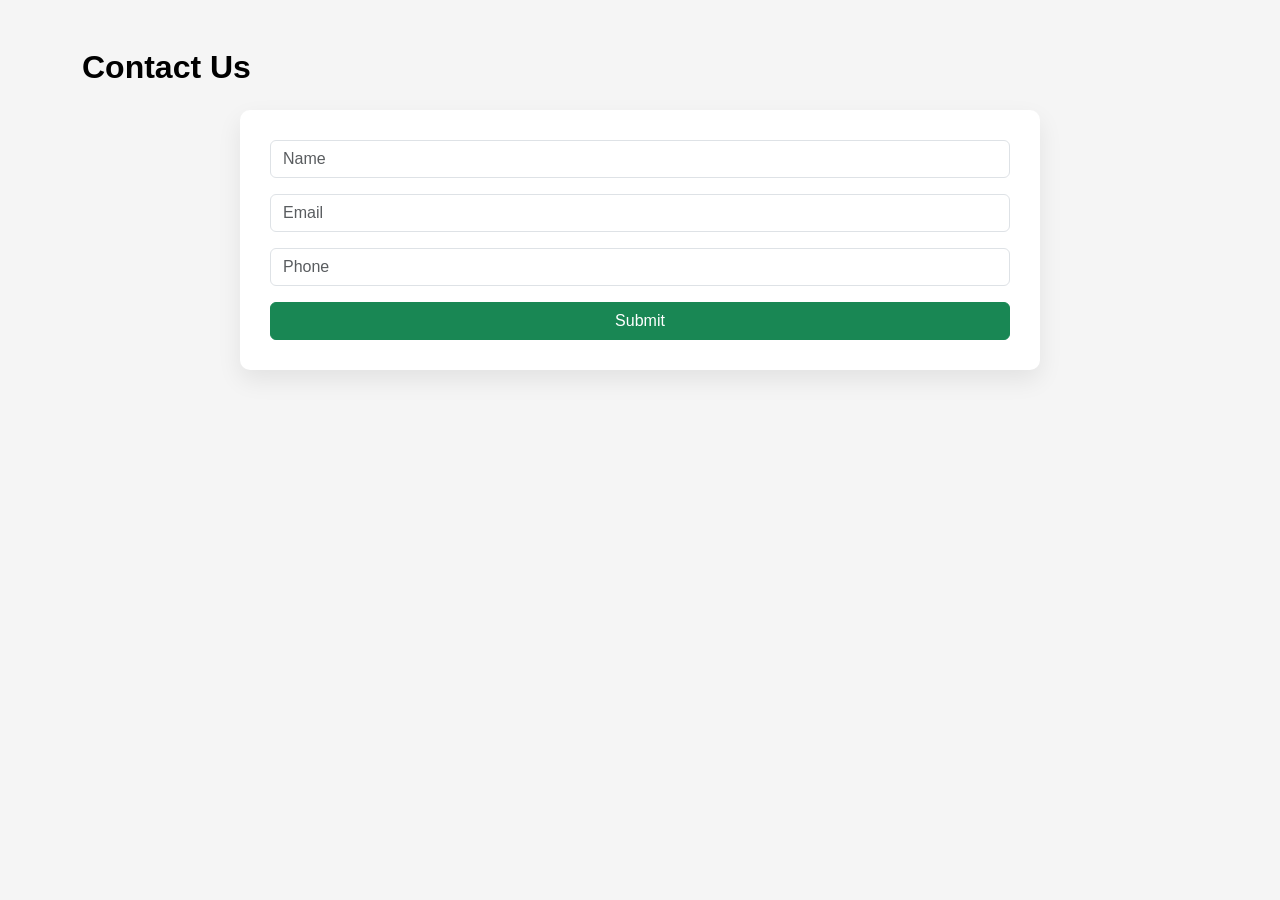
<file: contact.html>
<!DOCTYPE html>
<html>
<head>
  <title>7s IQ Institute</title>
  <link href="https://cdn.jsdelivr.net/npm/bootstrap@5.3.2/dist/css/bootstrap.min.css" rel="stylesheet">
  <link rel="stylesheet" href="assets/css/style.css">
</head>
<body>

<div class="page-bg">
  <div class="container py-5">
    <h2 class="mb-4">Contact Us</h2>

    <form id="contactForm" class="details-card">
      <input class="form-control mb-3" placeholder="Name" required>
      <input class="form-control mb-3" placeholder="Email" required>
      <input class="form-control mb-3" placeholder="Phone" required>
      <button class="btn btn-success w-100">Submit</button>
    </form>
  </div>
</div>

<script src="assets/javascript/contact.js"></script>

</body>
</html>
</file>
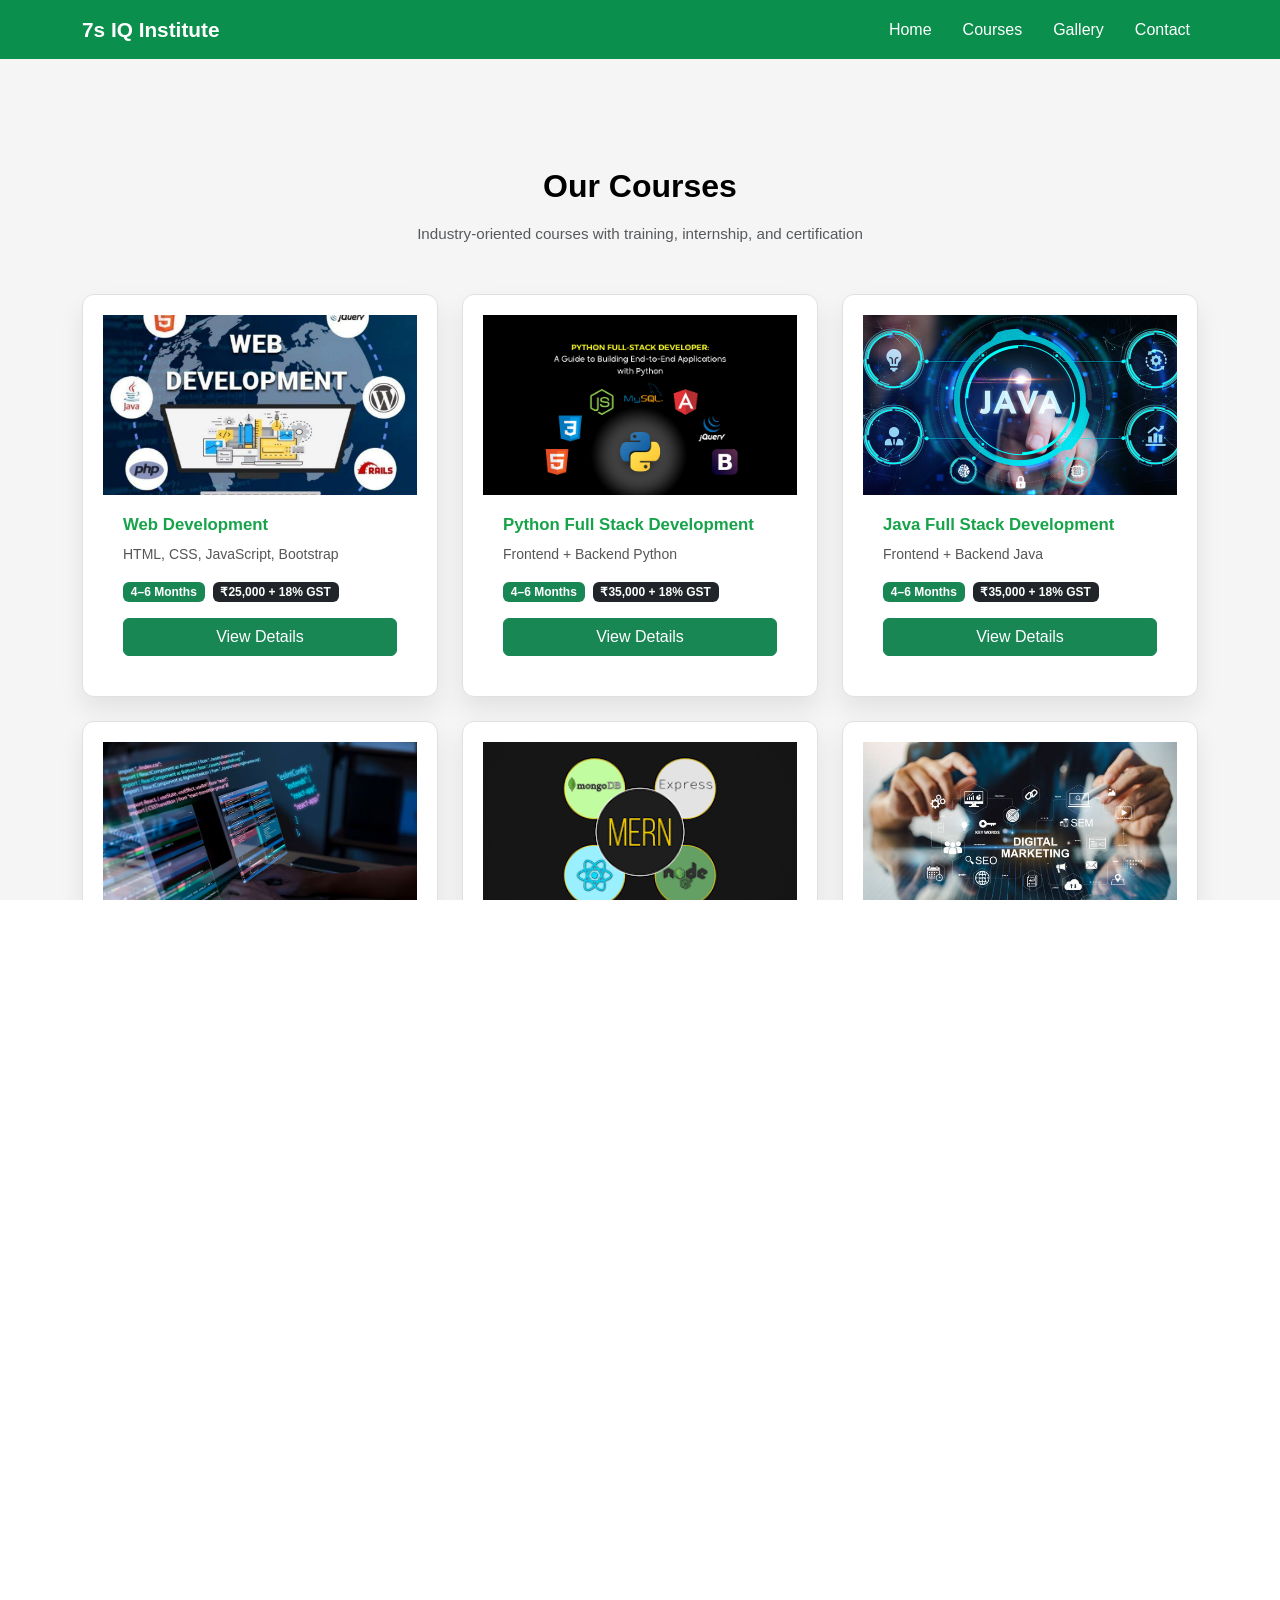
<file: courses.html>
<!DOCTYPE html>
<html lang="en">
<head>
  <meta charset="UTF-8">
  <title>Courses | 7s IQ Institute</title>

  <meta name="viewport" content="width=device-width, initial-scale=1.0">

  <!-- Bootstrap CSS -->
  <link href="https://cdn.jsdelivr.net/npm/bootstrap@5.3.2/dist/css/bootstrap.min.css" rel="stylesheet">

  <!-- Custom CSS -->
  <link rel="stylesheet" href="assets/css/style.css">
</head>

<body>

<!-- NAVBAR -->
<nav class="navbar navbar-expand-lg navbar-dark">
  <div class="container">
    <a class="navbar-brand" href="index.html">7s IQ Institute</a>

    <button class="navbar-toggler" type="button"
      data-bs-toggle="collapse" data-bs-target="#courseNavbar">
      <span class="navbar-toggler-icon"></span>
    </button>

    <div class="collapse navbar-collapse" id="courseNavbar">
      <ul class="navbar-nav ms-auto">
        <li class="nav-item"><a class="nav-link" href="index.html">Home</a></li>
        <li class="nav-item"><a class="nav-link active" href="courses.html">Courses</a></li>
        <li class="nav-item"><a class="nav-link" href="gallery.html">Gallery</a></li>
        <li class="nav-item"><a class="nav-link" href="contact.html">Contact</a></li>
      </ul>
    </div>
  </div>
</nav>

<!-- COURSES SECTION -->
<section class="page-bg">
  <div class="container py-5">

    <h2 class="text-center mb-3">Our Courses</h2>
    <p class="text-center text-muted mb-5">
      Industry-oriented courses with training, internship, and certification
    </p>

    <!-- Dynamic course cards -->
    <div class="row g-4" id="course-list">
      <!-- JS renders courses here -->
    </div>

    <!-- Fallback -->
    <div id="course-error" class="text-center text-danger mt-4 d-none">
      Unable to load courses. Please try again later.
    </div>

  </div>
</section>

<!-- FOOTER -->
<footer>
  © 2026 7s IQ Institute. All Rights Reserved.
</footer>

<!-- Bootstrap JS -->
<script src="https://cdn.jsdelivr.net/npm/bootstrap@5.3.2/dist/js/bootstrap.bundle.min.js"></script>

<!-- Courses JS -->
<script src="assets/javascript/courses.js"></script>

</body>
</html>
</file>
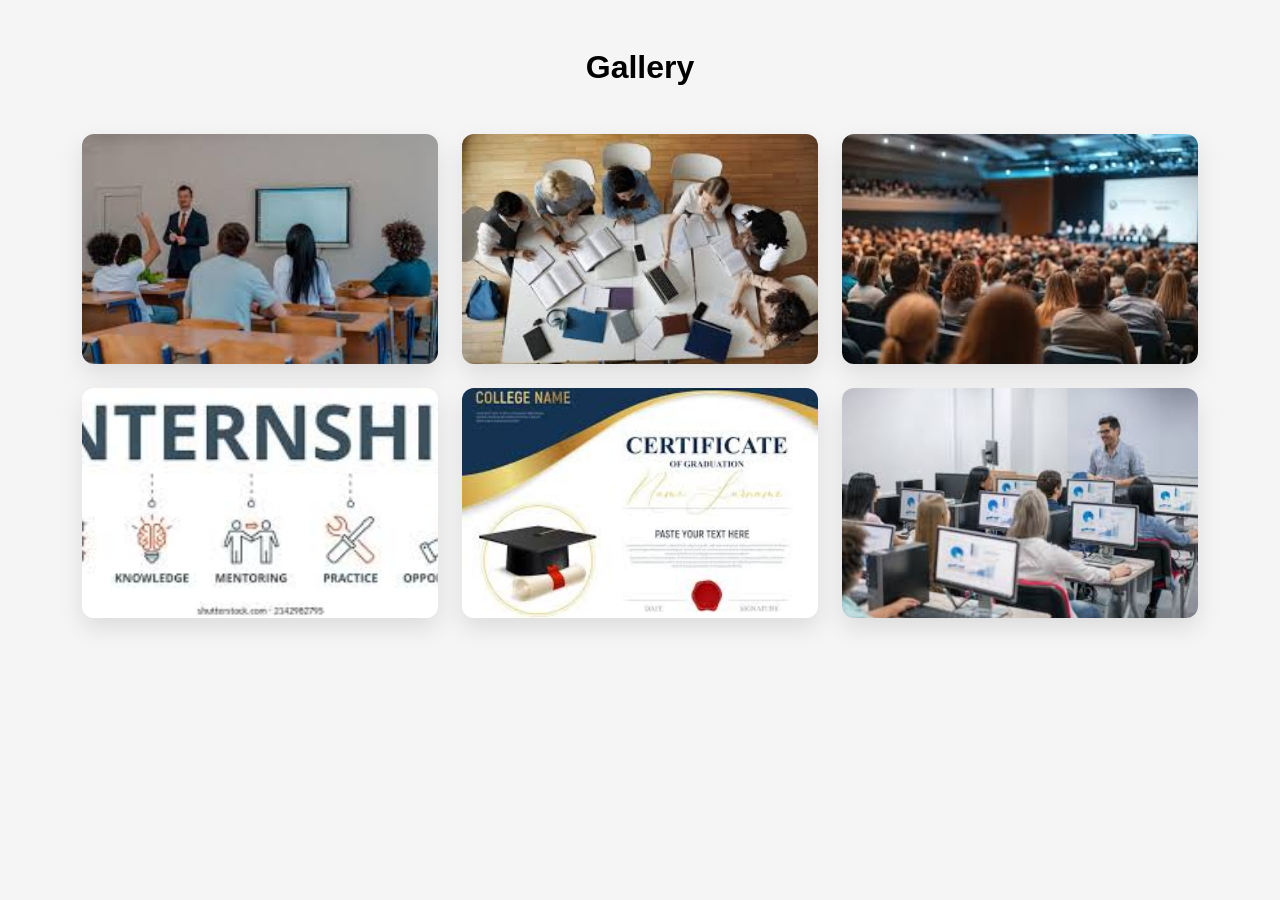
<file: gallery.html>
<!DOCTYPE html>
<html>
<head>
  <title>Gallery | 7s IQ Institute</title>
  <link href="https://cdn.jsdelivr.net/npm/bootstrap@5.3.2/dist/css/bootstrap.min.css" rel="stylesheet">
  <link rel="stylesheet" href="assets/css/style.css">
</head>
<body>

<div class="page-bg">
  <div class="container py-5">
    <h2 class="text-center mb-5">Gallery</h2>
    <div class="row g-4" id="gallery-list"></div>
  </div>
</div>

<script src="assets/javascript/gallery.js"></script>
</body>
</html>
</file>
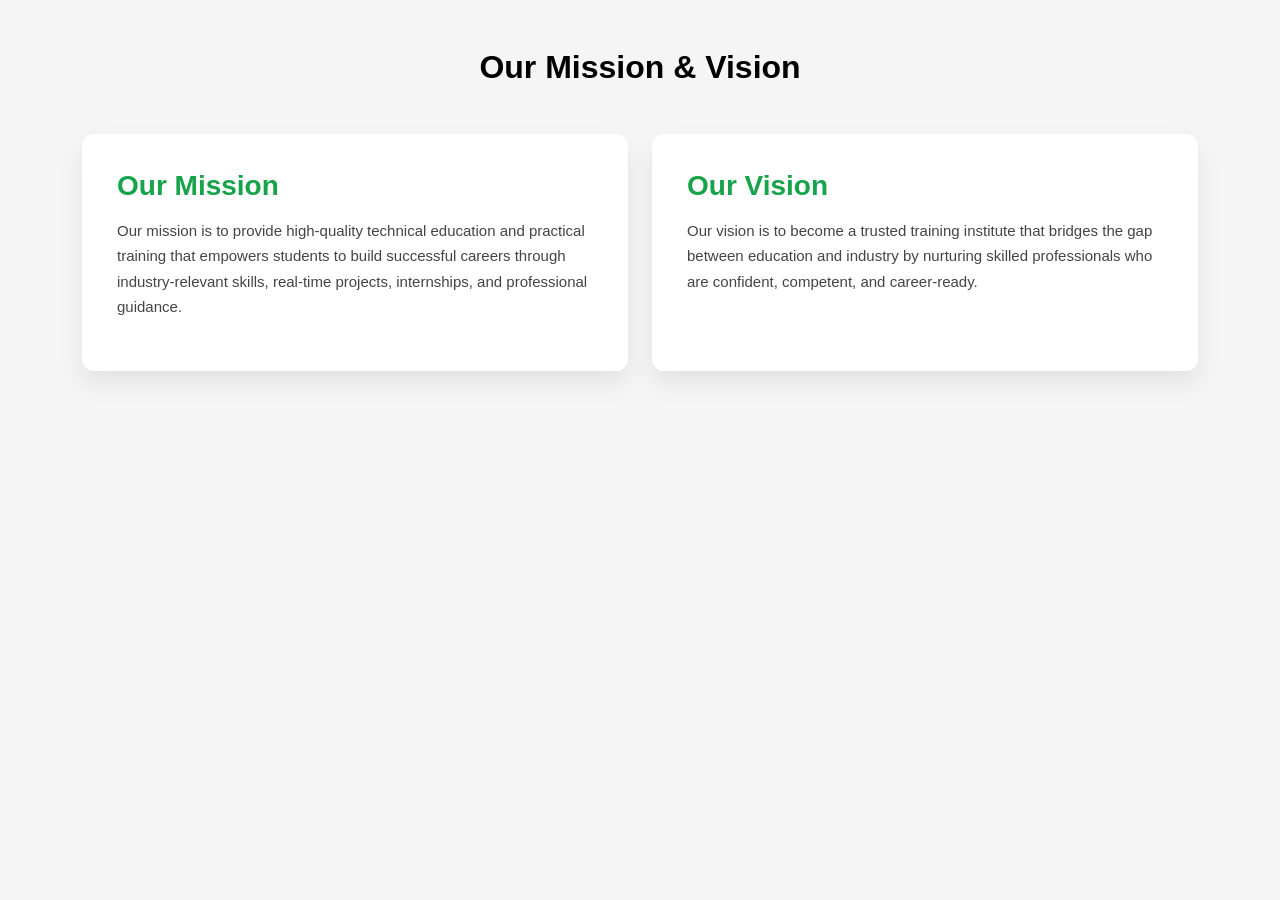
<file: mission-vision.html>
<!DOCTYPE html>
<html>
<head>
  <title>Mission & Vision | 7s IQ Institute</title>
  <link href="https://cdn.jsdelivr.net/npm/bootstrap@5.3.2/dist/css/bootstrap.min.css" rel="stylesheet">
  <link rel="stylesheet" href="assets/css/style.css">
</head>
<body>

<div class="page-bg">
  <div class="container py-5">

    <h2 class="text-center mb-5">Our Mission & Vision</h2>

    <div class="row g-4">

      <!-- MISSION -->
      <div class="col-md-6">
        <div class="mv-card">
          <h3>Our Mission</h3>
          <p>
            Our mission is to provide high-quality technical education and
            practical training that empowers students to build successful
            careers through industry-relevant skills, real-time projects,
            internships, and professional guidance.
          </p>
        </div>
      </div>

      <!-- VISION -->
      <div class="col-md-6">
        <div class="mv-card">
          <h3>Our Vision</h3>
          <p>
            Our vision is to become a trusted training institute that bridges
            the gap between education and industry by nurturing skilled
            professionals who are confident, competent, and career-ready.
          </p>
        </div>
      </div>

    </div>

  </div>
</div>

</body>
</html>
</file>
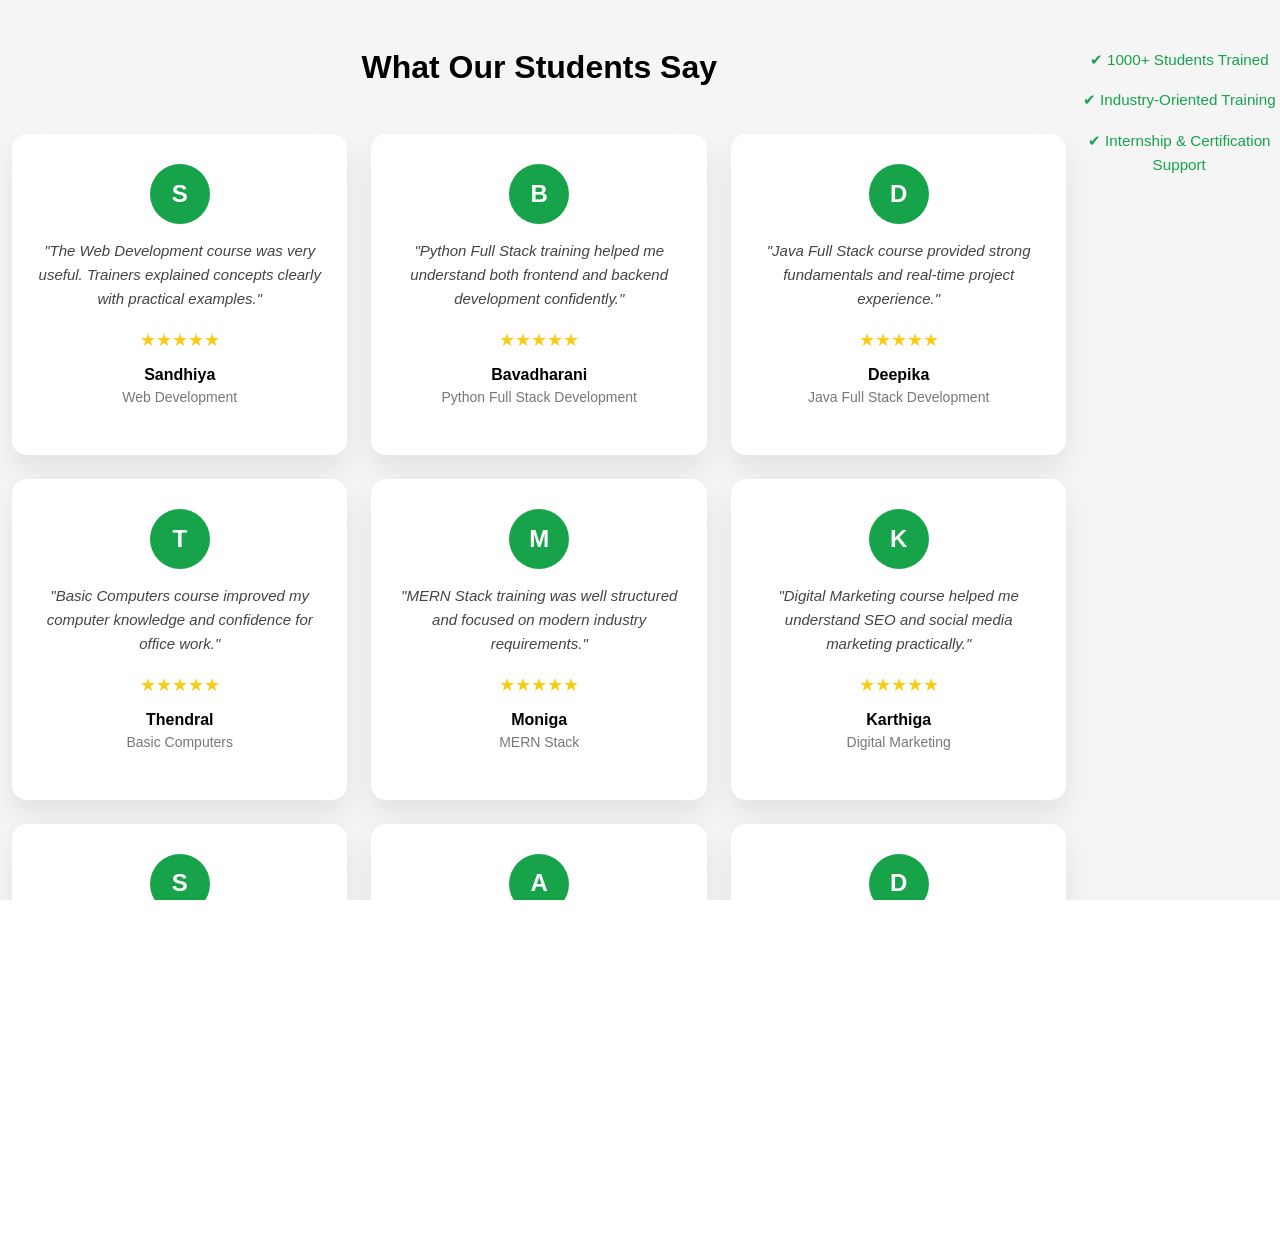
<file: testimonials.html>
<!DOCTYPE html>
<html>
<head>
  <title>7s IQ Institute</title>
  <link href="https://cdn.jsdelivr.net/npm/bootstrap@5.3.2/dist/css/bootstrap.min.css" rel="stylesheet">
  <link rel="stylesheet" href="assets/css/style.css">
</head>
<div class="page-bg">
  <div class="container py-5">
    <h2 class="text-center mb-5">What Our Students Say</h2>

    <div class="row g-4" id="testimonial-list"></div>
  </div>
  <div class="text-center mt-5 trust-badges">
  <p>✔ 1000+ Students Trained</p>
  <p>✔ Industry-Oriented Training</p>
  <p>✔ Internship & Certification Support</p>
</div>

</div>
<div class="text-center mt-4">
  <a href="contact.html" class="btn btn-success">
    Add Your Review
  </a>
</div>

<script src="assets/javascript/testimonials.js"></script>

</html>
</file>
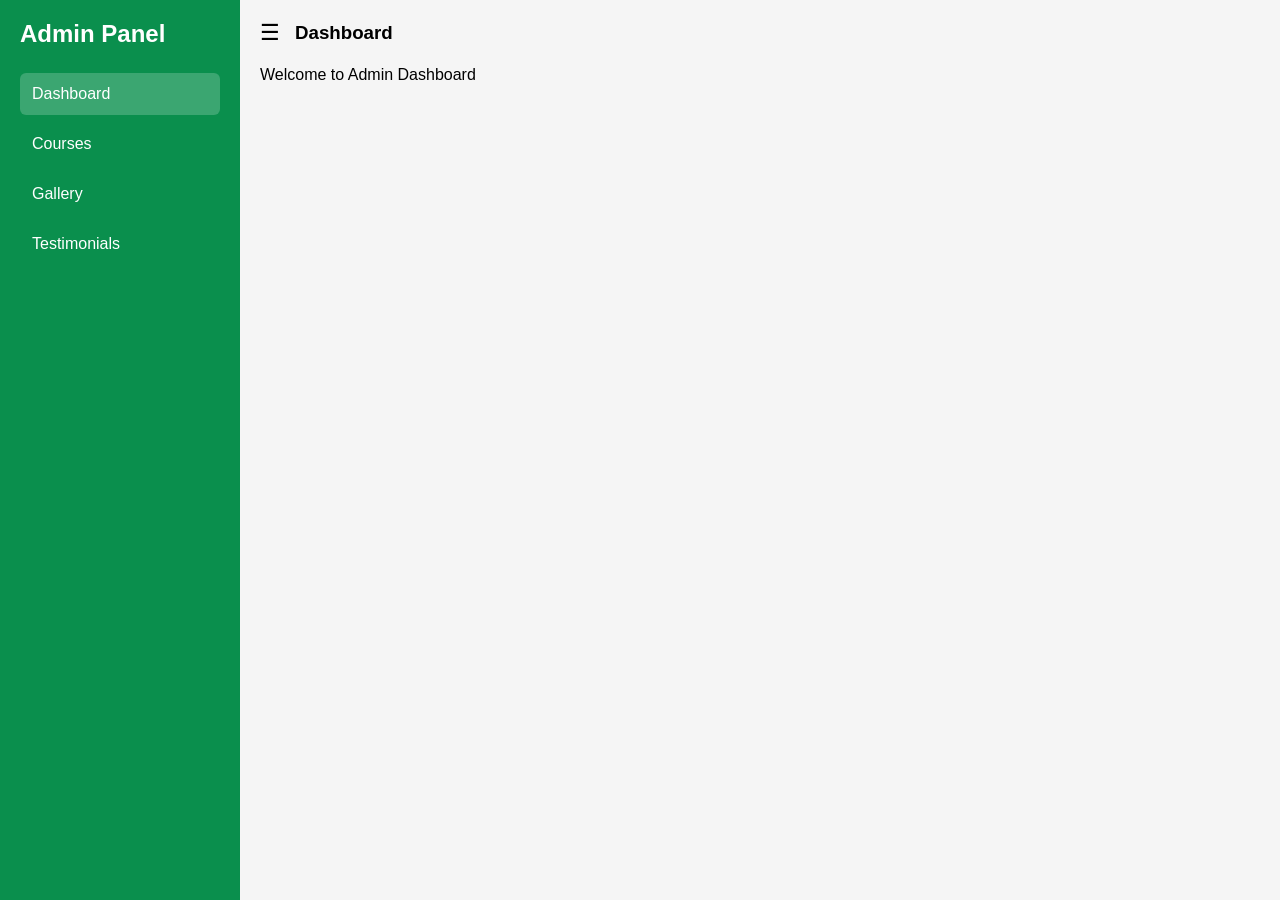
<file: admin/admin.html>
<!DOCTYPE html>
<html>
<head>
  <title>Admin Panel | 7s IQ Institute</title>
  <link rel="stylesheet" href="admin.css">
</head>
<body>

<div class="admin-container">

  <!-- SIDEBAR -->
  <aside class="sidebar" id="sidebar">
    <h2>Admin Panel</h2>
    <ul>
      <li data-section="dashboard" class="active">Dashboard</li>
      <li data-section="courses">Courses</li>
      <li data-section="gallery">Gallery</li>
      <li data-section="testimonials">Testimonials</li>
    </ul>
  </aside>

  <!-- MAIN CONTENT -->
  <main class="content">

    <div class="topbar">
      <button id="toggleBtn">☰</button>
      <h3 id="sectionTitle">Dashboard</h3>
    </div>

    <!-- DASHBOARD -->
    <section id="dashboard" class="panel-section active">
      <p>Welcome to Admin Dashboard</p>
    </section>

    <!-- COURSES -->
    <section id="courses" class="panel-section">
      <h4>Courses</h4>
      <div id="admin-course-list"></div>
    </section>

    <!-- GALLERY -->
    <section id="gallery" class="panel-section">
      <h4>Gallery</h4>
      <div id="admin-gallery-list"></div>
    </section>

    <!-- TESTIMONIALS -->
    <section id="testimonials" class="panel-section">
      <h4>Testimonials</h4>
      <div id="admin-testimonial-list"></div>
    </section>

  </main>
</div>
<!-- ADMIN MODAL -->
<div id="adminModal" class="modal-overlay">
  <div class="modal-box">
    <span class="modal-close" id="closeModal">&times;</span>
    <h4 id="modalTitle"></h4>
    <pre id="modalContent"></pre>
  </div>
</div>

<script src="admin.js"></script>
</body>


</html>
</file>
<file: assets/css/style.css>
/* ===== GLOBAL RESPONSIVE SAFETY ===== */
*,
*::before,
*::after {
  box-sizing: border-box;
}

html, body {
  width: 100%;
  overflow-x: hidden;
  margin: 0;
  padding: 0;
}

img {
  max-width: 100%;
  height: auto;
  display: block;
}

/* ===============================
   GLOBAL RESET & BASE STYLES
================================ */
html, body {
  height: 100%;
}

* {
  margin: 0;
  padding: 0;
  box-sizing: border-box;
}

body {
  font-family: "Segoe UI", Arial, sans-serif;
  background-color: #ffffff;
  color: #000000;
  line-height: 1.6;
}

/* ===============================
   THEME COLORS
================================ */
:root {
  --green: #0a8f4d;
  --black: #000000;
  --white: #ffffff;
  --light-gray: #f5f5f5;
}

.course-card .btn {
  width: 100%;
  margin-top: 10px;
}

/* PAGE BACKGROUND */
html, body {
  height: 100%;
  margin: 0;
  padding: 0;
}

body {
  background-color: #ffffff;
}

/* FULL PAGE BACKGROUND */
.page-bg {
  min-height: 100vh;
  background-color: #f5f5f5;
  display: flex;
}

/* CONTENT CONTAINER */
.page-bg > .container {
  width: 100%;
}


/* COURSE DETAILS CARD */
.details-card {
  background-color: #ffffff;
  padding: 30px;
  border-radius: 10px;
  max-width: 800px;
  margin: auto;
  box-shadow: 0 10px 25px rgba(0, 0, 0, 0.08);
  animation: fadeUp 0.6s ease;
}

.details-card h2 {
  color: var(--green);
  margin-bottom: 10px;
}

.details-card p {
  margin-bottom: 8px;
}

/* ===============================
   NAVBAR
================================ */
.navbar {
  background-color: var(--green);
}

.navbar-brand {
  color: var(--white) !important;
  font-weight: 600;
  font-size: 1.3rem;
}

.navbar-nav .nav-link {
  color: var(--white) !important;
  margin-left: 15px;
  font-weight: 500;
  transition: opacity 0.3s ease;
}

.navbar-nav .nav-link:hover {
  opacity: 0.8;
}

/* ===============================
   HEADINGS & TEXT
================================ */
h1, h2, h3, h4, h5 {
  color: var(--black);
  font-weight: 600;
  margin-bottom: 15px;
}

p {
  color: #333333;
  font-size: 0.95rem;
}

/* ===============================
   BUTTONS
================================ */

/* TESTIMONIAL BUTTON STYLE */
.btn-testimonial {
  background-color: #facc15;   /* yellow / gold */
  color: #000;
  border: none;
  padding: 10px 20px;
  font-weight: 600;
  border-radius: 6px;
  transition: all 0.3s ease;
}

.btn-testimonial:hover {
  background-color: #eab308;
  transform: translateY(-2px);
}


/* ===============================
   SECTIONS
================================ */
section {
  padding: 60px 0;
}

.container {
  max-width: 1140px;
}

/* ===============================
   COURSE CARDS
================================ */
.course-card {
  background-color: var(--white);
  border: 1px solid #e0e0e0;
  border-radius: 8px;
  padding: 20px;
  height: 100%;
  transition: transform 0.3s ease, box-shadow 0.3s ease;
  animation: fadeUp 0.6s ease forwards;
}

.course-card h5 {
  color: var(--green);
  font-size: 1.05rem;
  margin-bottom: 10px;
}

.course-card:hover {
  transform: translateY(-6px);
  box-shadow: 0 10px 25px rgba(0, 0, 0, 0.08);
}

/* ===============================
   COURSE DETAILS PAGE
================================ */
#course-details {
  background-color: var(--white);
  padding: 30px;
  border-radius: 8px;
  animation: fadeIn 0.6s ease;
}

#course-details ul {
  padding-left: 20px;
  margin-bottom: 20px;
}

#course-details ul li {
  margin-bottom: 6px;
  color: #333333;
}

/* ===============================
   CONTACT FORM
================================ */
form input,
form select {
  border-radius: 5px;
  border: 1px solid #ccc;
  font-size: 0.95rem;
}

form input:focus,
form select:focus {
  border-color: var(--green);
  box-shadow: none;
}

/* ===============================
   TESTIMONIALS
================================ */
.testimonial-card {
  background-color: var(--light-gray);
  padding: 20px;
  border-radius: 6px;
  margin-bottom: 15px;
  animation: fadeUp 0.6s ease forwards;
}

.testimonial-card p {
  font-style: italic;
}

/* ===============================
   FOOTER
================================ */
footer {
  background-color: var(--black);
  color: var(--white);
  text-align: center;
  padding: 15px;
  font-size: 0.9rem;
  margin-top: 40px;
}

/* ===============================
   ANIMATIONS
================================ */
@keyframes fadeIn {
  from {
    opacity: 0;
  }
  to {
    opacity: 1;
  }
}

@keyframes fadeUp {
  from {
    opacity: 0;
    transform: translateY(20px);
  }
  to {
    opacity: 1;
    transform: translateY(0);
  }
}

/* ===============================
   RESPONSIVE
================================ */
@media (max-width: 768px) {
  .navbar-nav {
    text-align: center;
  }

  .navbar-nav .nav-link {
    margin-left: 0;
    margin-bottom: 10px;
  }
}
/* HOME PAGE LAYOUT */
.home-layout {
  display: flex;
  align-items: center;
}

.hero-content {
  margin-top: auto;
}

.home-bottom-buttons {
  margin-top: auto;
  padding-bottom: 20px;
}
/* =============================
   HERO SECTION (FIXED)
============================= */
.hero-section {
  min-height: 100vh;
  width: 100%;
  background: linear-gradient(
      rgba(0,0,0,0.65),
      rgba(0,0,0,0.65)
    ),
    url("../images/hero-bg.jpg") center/cover no-repeat;

  display: flex;
  align-items: center;
  justify-content: center;
  padding: 60px 15px;
}

.hero-section h1 {
  color: #fff;
  font-size: 42px;
  font-weight: 700;
}

.hero-section p {
  color: #ddd;
  font-size: 18px;
}

.hero-buttons {
  margin-top: 25px;
  display: flex;
  flex-wrap: wrap;
  gap: 15px;
  justify-content: center;
}


.btn-testimonial {
  background-color: #facc15;   /* yellow/gold */
  color: #000;
  border: none;
  padding: 10px 20px;
  font-weight: 600;
  border-radius: 6px;
  transition: all 0.3s ease;
}

.btn-testimonial:hover {
  background-color: #eab308;
  transform: translateY(-2px);
}
.about-home {
  padding: 60px 20px;
  background-color: #ffffff;
}

.about-home h2 {
  color: #16a34a;
  margin-bottom: 15px;
}

.about-home p {
  max-width: 800px;
  margin: auto;
  color: #444;
  font-size: 16px;
}

.stats {
  background-color: #16a34a;
  color: #fff;
  padding: 50px 20px;
}

.stats-grid {
  display: grid;
  grid-template-columns: repeat(auto-fit, minmax(150px, 1fr));
  text-align: center;
  gap: 20px;
}

.stats h3 {
  font-size: 32px;
  margin-bottom: 5px;
}
/* WHY CHOOSE US – ADVANCED ANIMATION */
.why-choose-us {
  padding: 70px 20px;
  background-color: #f9fafb;
  overflow: hidden;
}

.why-choose-us h2 {
  margin-bottom: 40px;
  font-weight: 700;
}

.choose-grid {
  display: grid;
  grid-template-columns: repeat(auto-fit, minmax(220px, 1fr));
  gap: 25px;
}

.choose-card {
  background: #ffffff;
  padding: 30px 25px;
  border-radius: 12px;
  text-align: center;
  box-shadow: 0 15px 30px rgba(0,0,0,0.08);

  opacity: 0;
  transform: translateY(40px) scale(0.95);
  transition: all 0.6s ease;
}

.choose-card.show {
  opacity: 1;
  transform: translateY(0) scale(1);
}

.choose-card h4 {
  color: #16a34a;
  margin-bottom: 10px;
}

.choose-card:hover {
  transform: translateY(-10px) scale(1.02);
}
/* COURSES PAGE CARD */
.course-card {
  background: #ffffff;
  border-radius: 12px;
  overflow: hidden;
  box-shadow: 0 12px 25px rgba(0,0,0,0.08);
  transition: transform 0.3s ease;
}

.course-card:hover {
  transform: translateY(-8px);
}

.course-img {
  width: 100%;
  height: 180px;
  object-fit: cover;
}

.course-body {
  padding: 20px;
}

.course-body h5 {
  color: #16a34a;
  margin-bottom: 8px;
}

.course-desc {
  font-size: 14px;
  color: #555;
}

.course-meta {
  display: flex;
  flex-wrap: wrap;
  gap: 8px;
  margin-top: 10px;
}
/* GALLERY PAGE */
.gallery-card {
  position: relative;
  overflow: hidden;
  border-radius: 12px;
  cursor: pointer;
  box-shadow: 0 10px 25px rgba(0,0,0,0.1);
}

.gallery-card img {
  width: 100%;
  height: 230px;
  object-fit: cover;
  transition: transform 0.4s ease;
}

.gallery-card:hover img {
  transform: scale(1.1);
}

/* Overlay */
.gallery-overlay {
  position: absolute;
  inset: 0;
  background: rgba(0,0,0,0.65);
  display: flex;
  align-items: center;
  justify-content: center;
  opacity: 0;
  transition: opacity 0.3s ease;
}

.gallery-card:hover .gallery-overlay {
  opacity: 1;
}

.gallery-overlay p {
  color: #ffffff;
  font-size: 18px;
  font-weight: 600;
  text-align: center;
}
.home-gallery {
  padding: 60px 20px;
  background-color: #ffffff;
}

.home-gallery h2 {
  color: #16a34a;
  margin-bottom: 10px;
}

.home-gallery p {
  color: #444;
}
/* MISSION & VISION PAGE */
.mv-card {
  background-color: #ffffff;
  padding: 35px;
  border-radius: 12px;
  height: 100%;
  box-shadow: 0 12px 25px rgba(0,0,0,0.08);
  animation: fadeUp 0.8s ease forwards;
}

.mv-card h3 {
  color: #16a34a;
  margin-bottom: 15px;
  font-weight: 700;
}

.mv-card p {
  color: #444;
  line-height: 1.7;
  font-size: 15px;
}
/* ADMIN ACCESS SECTION */
.admin-access {
  padding: 70px 20px;
  background: linear-gradient(
    135deg,
    #0a8f4d,
    #065f46
  );
  color: #ffffff;
}

.admin-access h2 {
  font-weight: 700;
  margin-bottom: 10px;
}

.admin-access p {
  color: #e5e7eb;
  max-width: 600px;
  margin: 0 auto 25px;
  font-size: 16px;
}

/* ADMIN BUTTON */
.btn-admin {
  background-color: #ffffff;
  color: #0a8f4d;
  font-weight: 600;
  padding: 12px 28px;
  border-radius: 30px;
  text-decoration: none;
  transition: all 0.3s ease;
  display: inline-block;
}

.btn-admin:hover {
  background-color: #000000;
  color: #ffffff;
  transform: translateY(-4px);
}
.admin-access {
  animation: fadeUp 0.8s ease forwards;
}
/* COURSE DETAILS ACTION BUTTONS */
.course-action-buttons {
  display: flex;
  justify-content: space-between;
  align-items: center;
  margin-top: 30px;
  gap: 15px;
}

@media (max-width: 576px) {
  .course-action-buttons {
    flex-direction: column;
  }

  .course-action-buttons a {
    width: 100%;
    text-align: center;
  }
}
/* TESTIMONIALS */
.testimonial-card {
  background: #ffffff;
  padding: 30px 20px;
  border-radius: 15px;
  text-align: center;
  height: 100%;
  box-shadow: 0 15px 30px rgba(0,0,0,0.08);
  transition: transform 0.3s ease;
}

.testimonial-card:hover {
  transform: translateY(-10px);
}

/* Avatar circle */
.avatar {
  width: 60px;
  height: 60px;
  background: #16a34a;
  color: #ffffff;
  font-size: 24px;
  font-weight: 700;
  border-radius: 50%;
  display: flex;
  align-items: center;
  justify-content: center;
  margin: 0 auto 15px;
}

/* Feedback text */
.feedback {
  font-style: italic;
  color: #444;
  font-size: 15px;
  margin-bottom: 15px;
}

/* Stars */
.stars {
  color: #facc15;
  font-size: 18px;
  margin-bottom: 10px;
}

/* Name & role */
.name {
  margin-bottom: 0;
  font-weight: 600;
}

.role {
  color: #777;
}
.testimonial-card {
  opacity: 0;
  transform: translateY(30px);
  transition: all 0.6s ease;
}

.testimonial-card.show {
  opacity: 1;
  transform: translateY(0);
}
.testimonial-wrapper {
  display: flex;
  gap: 20px;
  overflow: hidden;
}
.trust-badges p {
  font-weight: 500;
  color: #16a34a;
}
/* STATS COUNTER SECTION */
.stats {
  background-color: #16a34a;
  padding: 60px 20px;
  color: #ffffff;
}

.stats-grid {
  display: grid;
  grid-template-columns: repeat(auto-fit, minmax(180px, 1fr));
  gap: 30px;
  text-align: center;
}

.stat-box h3 {
  font-size: 40px;
  font-weight: 700;
}

.stat-box p {
  margin-top: 5px;
  font-size: 16px;
  color: #e5e7eb;
}
/* FAQ SECTION */
.faq-section {
  background-color: #f9fafb;
}

.accordion-button {
  font-weight: 600;
  color: #16a34a;
}

.accordion-button:not(.collapsed) {
  background-color: #e6f4ea;
  color: #065f46;
}

.accordion-body {
  color: #444;
  line-height: 1.6;
}
* {
  box-sizing: border-box;
}

body {
  overflow-x: hidden;
}
/* =============================
   MOBILE RESPONSIVE FIXES
============================= */
@media (max-width: 768px) {

  /* HERO SECTION */
  .hero h1 {
    font-size: 26px;
  }

  .hero p {
    font-size: 15px;
  }

  /* BUTTONS */
  .btn {
    width: 100%;
    margin-bottom: 10px;
  }

  /* COURSE CARDS */
  .course-card {
    margin-bottom: 20px;
  }

  /* STATS */
  .stats-grid {
    grid-template-columns: 1fr;
    gap: 20px;
  }

  /* TESTIMONIALS */
  .testimonial-card {
    padding: 20px;
  }

  /* ADMIN BUTTON GROUP */
  .course-action-buttons {
    flex-direction: column;
  }

  /* GALLERY IMAGES */
  .gallery-grid {
    grid-template-columns: 1fr;
  }

}
img {
  max-width: 100%;
  height: auto;
}
.hero-section h1,
.hero-section p,
.hero-buttons {
  animation: heroFade 1s ease forwards;
  opacity: 0;
}

.hero-section h1 { animation-delay: 0.2s; }
.hero-section p:nth-of-type(1) { animation-delay: 0.4s; }
.hero-section p:nth-of-type(2) { animation-delay: 0.6s; }
.hero-buttons { animation-delay: 0.8s; }

@keyframes heroFade {
  from {
    opacity: 0;
    transform: translateY(20px);
  }
  to {
    opacity: 1;
    transform: translateY(0);
  }
}
.hero-buttons .btn {
  transition: all 0.3s ease;
}

.hero-buttons .btn:hover {
  transform: translateY(-4px);
  box-shadow: 0 10px 25px rgba(0,0,0,0.15);
}
</file>
<file: admin/admin.css>
* {
  margin: 0;
  padding: 0;
  box-sizing: border-box;
  font-family: "Segoe UI", Arial, sans-serif;
}

.admin-container {
  display: flex;
  min-height: 100vh;
}

/* SIDEBAR */
.sidebar {
  width: 240px;
  background: #0a8f4d;
  color: #fff;
  padding: 20px;
  transition: transform 0.3s ease;
}

.sidebar h2 {
  margin-bottom: 25px;
}

.sidebar ul {
  list-style: none;
}

.sidebar li {
  padding: 12px;
  border-radius: 6px;
  cursor: pointer;
  display: flex;
  justify-content: space-between;
  margin-bottom: 8px;
}

.sidebar li:hover,
.sidebar li.active {
  background: rgba(255,255,255,0.2);
}

/* CONTENT */
.content {
  flex: 1;
  background: #f5f5f5;
  padding: 20px;
}

/* TOPBAR */
.topbar {
  display: flex;
  align-items: center;
  gap: 15px;
  margin-bottom: 20px;
}

#toggleBtn {
  font-size: 22px;
  background: none;
  border: none;
  cursor: pointer;
}

/* SECTIONS */
.panel-section {
  display: none;
  animation: fadeIn 0.3s ease;
}

.panel-section.active {
  display: block;
}

/* DASHBOARD CARDS */
.card-grid {
  display: grid;
  grid-template-columns: repeat(auto-fit, minmax(180px, 1fr));
  gap: 20px;
}

.card {
  background: #fff;
  padding: 25px;
  border-radius: 10px;
  text-align: center;
  font-size: 16px;
  box-shadow: 0 10px 25px rgba(0,0,0,0.08);
}

/* LISTS */
.panel-section ul {
  margin-top: 15px;
}

.panel-section li {
  background: #fff;
  padding: 10px;
  margin-bottom: 8px;
  border-radius: 6px;
}

/* RESPONSIVE */
@media (max-width: 768px) {
  .sidebar {
    position: fixed;
    height: 100%;
    transform: translateX(-100%);
    z-index: 100;
  }

  .sidebar.show {
    transform: translateX(0);
  }
}

/* ANIMATION */
@keyframes fadeIn {
  from { opacity: 0; transform: translateY(10px); }
  to { opacity: 1; transform: translateY(0); }
}
.admin-card {
  background: #ffffff;
  padding: 12px;
  border-radius: 6px;
  margin-bottom: 10px;
  box-shadow: 0 5px 15px rgba(0,0,0,0.08);
}
/* ADMIN ACTION BUTTONS */
.admin-actions {
  margin-top: 8px;
  display: flex;
  gap: 10px;
}

.btn-view {
  background-color: #0a8f4d;
  color: #fff;
  border: none;
  padding: 4px 10px;
  border-radius: 4px;
  cursor: pointer;
  font-size: 13px;
}

.btn-view:hover {
  background-color: #087a41;
}

.btn-delete {
  background-color: #dc2626;
  color: #fff;
  border: none;
  padding: 4px 10px;
  border-radius: 4px;
  cursor: pointer;
  font-size: 13px;
}

.btn-delete:hover {
  background-color: #b91c1c;
}
/* MODAL OVERLAY */
.modal-overlay {
  position: fixed;
  inset: 0;
  background: rgba(0,0,0,0.6);
  display: none;
  align-items: center;
  justify-content: center;
  z-index: 999;
}

.modal-overlay.show {
  display: flex;
}

/* MODAL BOX */
.modal-box {
  background: #ffffff;
  width: 90%;
  max-width: 600px;
  padding: 20px;
  border-radius: 10px;
  position: relative;
  animation: fadeIn 0.3s ease;
}

.modal-box h4 {
  margin-bottom: 15px;
  color: #0a8f4d;
}

.modal-box pre {
  white-space: pre-wrap;
  font-size: 14px;
  color: #333;
}

/* CLOSE BUTTON */
.modal-close {
  position: absolute;
  top: 10px;
  right: 15px;
  font-size: 22px;
  cursor: pointer;
}
</file>
